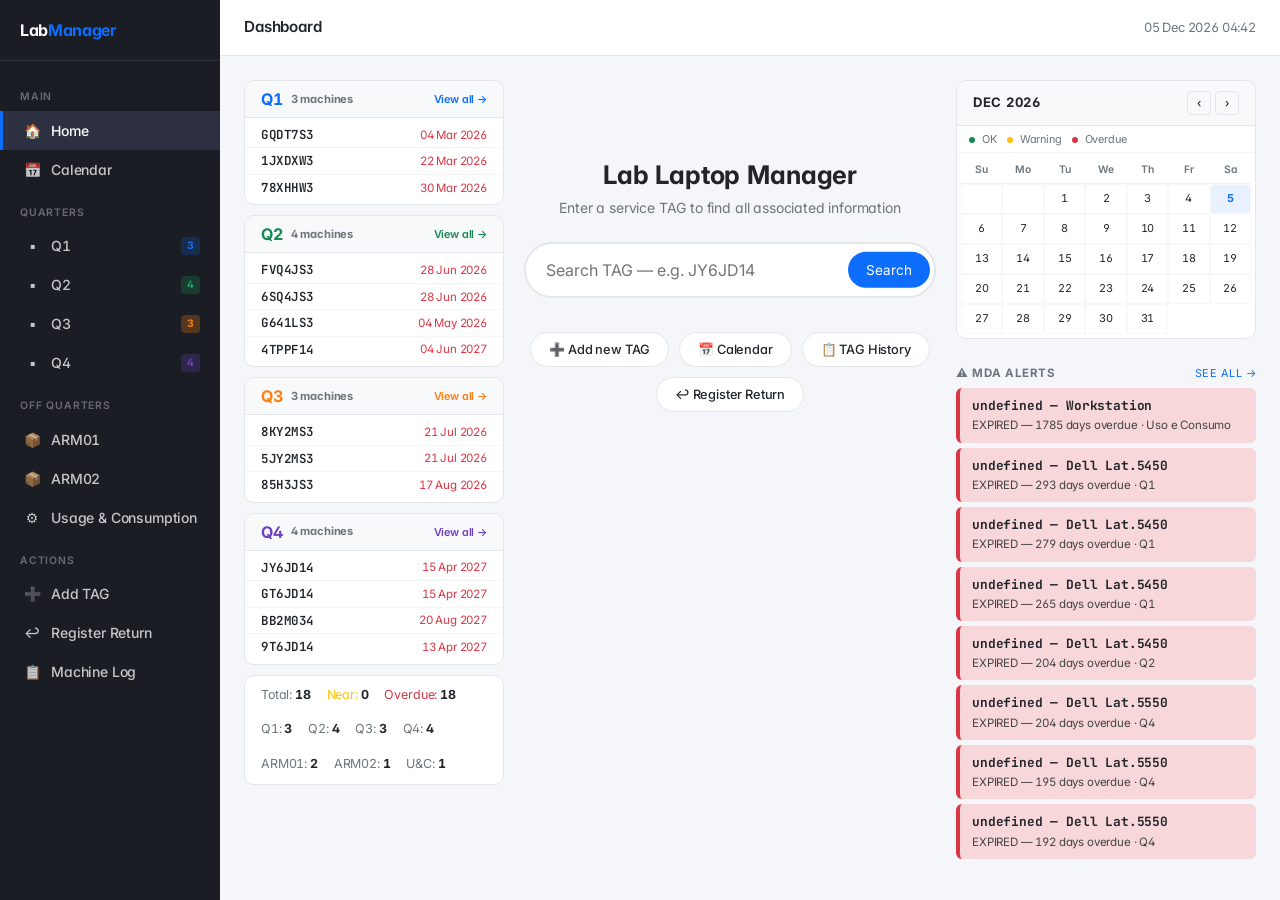
<file: LabManager/frontend/index.html>
<!DOCTYPE html>
<html lang="en">
<head>
  <meta charset="UTF-8" />
  <meta name="viewport" content="width=device-width, initial-scale=1.0"/>
  <title>Lab Manager — Home</title>
  <link rel="stylesheet" href="https://cdn.jsdelivr.net/npm/bootstrap@5.3.3/dist/css/bootstrap.min.css"/>
  <link rel="stylesheet" href="css/main.css"/>
  <link rel="stylesheet" href="css/dashboard.css"/>
</head>
<body>

<div id="sidebar-overlay"></div>

<!-- ═══════════════════════ SIDEBAR ═══════════════════════════ -->
<aside id="sidebar">
  <a href="index.html" class="sidebar-brand">Lab<span>Manager</span></a>
  <nav>
    <div class="nav-section">Main</div>
    <a href="index.html" class="active">
      <span class="nav-icon">🏠</span> Home
    </a>
    <a href="calendar_view.html">
      <span class="nav-icon">📅</span> Calendar
    </a>

    <div class="nav-section">Quarters</div>
    <a href="quarter_view.html?q=Q1">
      <span class="nav-icon">▪</span> Q1
      <span class="q-badge q1" id="sb-q1">—</span>
    </a>
    <a href="quarter_view.html?q=Q2">
      <span class="nav-icon">▪</span> Q2
      <span class="q-badge q2" id="sb-q2">—</span>
    </a>
    <a href="quarter_view.html?q=Q3">
      <span class="nav-icon">▪</span> Q3
      <span class="q-badge q3" id="sb-q3">—</span>
    </a>
    <a href="quarter_view.html?q=Q4">
      <span class="nav-icon">▪</span> Q4
      <span class="q-badge q4" id="sb-q4">—</span>
    </a>

    <div class="nav-section">Off Quarters</div>
    <a href="quarter_view.html?q=ARM01">
      <span class="nav-icon">📦</span> ARM01
    </a>
    <a href="quarter_view.html?q=ARM02">
      <span class="nav-icon">📦</span> ARM02
    </a>

    <a href="quarter_view.html?q=UC">
      <span class="nav-icon">⚙️</span> Usage & Consumption
    </a>

    <div class="nav-section">Actions</div>
    <a href="add_tag.html">
      <span class="nav-icon">➕</span> Add TAG
    </a>
    <a href="register_return.html">
      <span class="nav-icon">↩</span> Register Return
    </a>
    <a href="machine_log.html">
      <span class="nav-icon">📋</span> Machine Log
    </a>
  </nav>
</aside>

<!-- ═══════════════════════ MAIN ═══════════════════════════════ -->
<div id="main-content">

  <!-- Topbar -->
  <header id="topbar">
    <button class="sidebar-toggle" style="display:none">☰</button>
    <span class="topbar-title">Dashboard</span>
    <div class="topbar-right">
      <span id="topbar-clock"
            style="font-size:0.8rem;color:var(--color-muted);"></span>
    </div>
  </header>

  <!-- Page content -->
  <main class="page-content">

    <div class="home-grid">

      <!-- ══════════════════════════════════════════
           LEFT: Q1 / Q2 / Q3 / Q4 + Summary bar
      ══════════════════════════════════════════ -->
      <div class="col-left">

        <!-- Q1 -->
        <div class="quarter-panel">
          <div class="quarter-panel-header">
            <span class="q-label" style="color:#0d6efd;">Q1</span>
            <span class="q-count" id="count-Q1"></span>
            <a href="quarter_view.html?q=Q1"
               style="color:#0d6efd;">View all →</a>
          </div>
          <div class="quarter-panel-body" id="body-Q1"></div>
        </div>

        <!-- Q2 -->
        <div class="quarter-panel">
          <div class="quarter-panel-header">
            <span class="q-label" style="color:#198754;">Q2</span>
            <span class="q-count" id="count-Q2"></span>
            <a href="quarter_view.html?q=Q2"
               style="color:#198754;">View all →</a>
          </div>
          <div class="quarter-panel-body" id="body-Q2"></div>
        </div>

        <!-- Q3 -->
        <div class="quarter-panel">
          <div class="quarter-panel-header">
            <span class="q-label" style="color:#fd7e14;">Q3</span>
            <span class="q-count" id="count-Q3"></span>
            <a href="quarter_view.html?q=Q3"
               style="color:#fd7e14;">View all →</a>
          </div>
          <div class="quarter-panel-body" id="body-Q3"></div>
        </div>

        <!-- Q4 -->
        <div class="quarter-panel">
          <div class="quarter-panel-header">
            <span class="q-label" style="color:#6f42c1;">Q4</span>
            <span class="q-count" id="count-Q4"></span>
            <a href="quarter_view.html?q=Q4"
               style="color:#6f42c1;">View all →</a>
          </div>
          <div class="quarter-panel-body" id="body-Q4"></div>
        </div>

        <!-- Summary bar -->
        <div class="summary-bar" id="summary-bar"></div>

      </div><!-- /col-left -->

      <!-- ══════════════════════════════════════════
           CENTER: Search hero + action buttons
      ══════════════════════════════════════════ -->
      <div class="col-center">

        <!-- Spacer: empurra search levemente para baixo -->
        <div style="height:48px;"></div>

        <!-- Search hero -->
        <div class="search-hero">
          <h1>Lab Laptop Manager</h1>
          <p>Enter a service TAG to find all associated information</p>

          <div class="search-wrap">
            <input
              type="text"
              id="main-search"
              placeholder="Search TAG — e.g. JY6JD14"
              maxlength="7"
              autocomplete="off"
            />
            <button class="search-btn" onclick="doSearch()">
              Search
            </button>
            <ul class="autocomplete-list" id="autocomplete-list"></ul>
          </div>
        </div>

        <!-- Action buttons -->
        <div class="search-actions">
          <a href="add_tag.html">➕ Add new TAG</a>
          <a href="calendar_view.html">📅 Calendar</a>
          <a href="search_results.html">📋 TAG History</a>
          <a href="register_return.html">↩ Register Return</a>
        </div>

      </div><!-- /col-center -->

      <!-- ══════════════════════════════════════════
           RIGHT: Mini calendar + MDA Alerts
      ══════════════════════════════════════════ -->
      <div class="col-right">

        <!-- Mini calendar widget -->
        <div class="calendar-widget">
          <div class="calendar-widget-header">
            <span class="cw-title" id="cal-title">—</span>
            <div class="cw-nav">
              <button onclick="calNav(-1)" title="Previous month">‹</button>
              <button onclick="calNav(1)"  title="Next month">›</button>
            </div>
          </div>

          <!-- Legenda de cores -->
          <div class="cal-legend">
            <span>
              <i class="cal-dot green"
                 style="display:inline-block;width:6px;height:6px;
                        border-radius:50%;background:#198754;
                        vertical-align:middle;margin-right:3px;"></i>
              OK
            </span>
            <span>
              <i class="cal-dot yellow"
                 style="display:inline-block;width:6px;height:6px;
                        border-radius:50%;background:#ffc107;
                        vertical-align:middle;margin-right:3px;"></i>
              Warning
            </span>
            <span>
              <i class="cal-dot red"
                 style="display:inline-block;width:6px;height:6px;
                        border-radius:50%;background:#dc3545;
                        vertical-align:middle;margin-right:3px;"></i>
              Overdue
            </span>
          </div>

          <div class="calendar-grid" id="cal-grid"></div>
        </div>

        <!-- MDA Alerts header -->
        <div class="mda-list-header">
          ⚠ MDA Alerts
          <a href="machine_log.html"
             style="float:right;font-size:0.68rem;color:var(--color-blue);
                    text-decoration:none;font-weight:400;">
            See all →
          </a>
        </div>

        <!-- MDA Alerts list -->
        <div id="mda-list"></div>

      </div><!-- /col-right -->

    </div><!-- /home-grid -->

  </main>
</div><!-- /main-content -->

<script src="https://cdn.jsdelivr.net/npm/bootstrap@5.3.3/dist/js/bootstrap.bundle.min.js"></script>
<script src="js/data.js"></script>
<script src="js/main.js"></script>
<script src="js/dashboard.js"></script>
<script>
  // ── Search redirect ──────────────────────────────────────
  function doSearch() {
    const val = document.getElementById('main-search').value.trim();
    if (val.length > 0) {
      window.location.href =
        `search_results.html?tag=${val.toUpperCase()}`;
    }
  }

  document.getElementById('main-search')
    ?.addEventListener('keydown', e => {
      if (e.key === 'Enter') doSearch();
    });

  // ── Calendar month navigation ────────────────────────────
  function calNav(dir) {
    calendarState.month += dir;
    if (calendarState.month > 11) {
      calendarState.month = 0;
      calendarState.year++;
    }
    if (calendarState.month < 0) {
      calendarState.month = 11;
      calendarState.year--;
    }
    renderCalendarWidget();
  }

  // ── Sidebar quarter badges ───────────────────────────────
  document.addEventListener('DOMContentLoaded', () => {
    const stats = DataAPI.getStats();
    ['Q1','Q2','Q3','Q4'].forEach(q => {
      const el = document.getElementById(`sb-${q.toLowerCase()}`);
      if (el) el.textContent = stats.byQuarter[q];
    });
  });
</script>
</body>
</html>
</file>
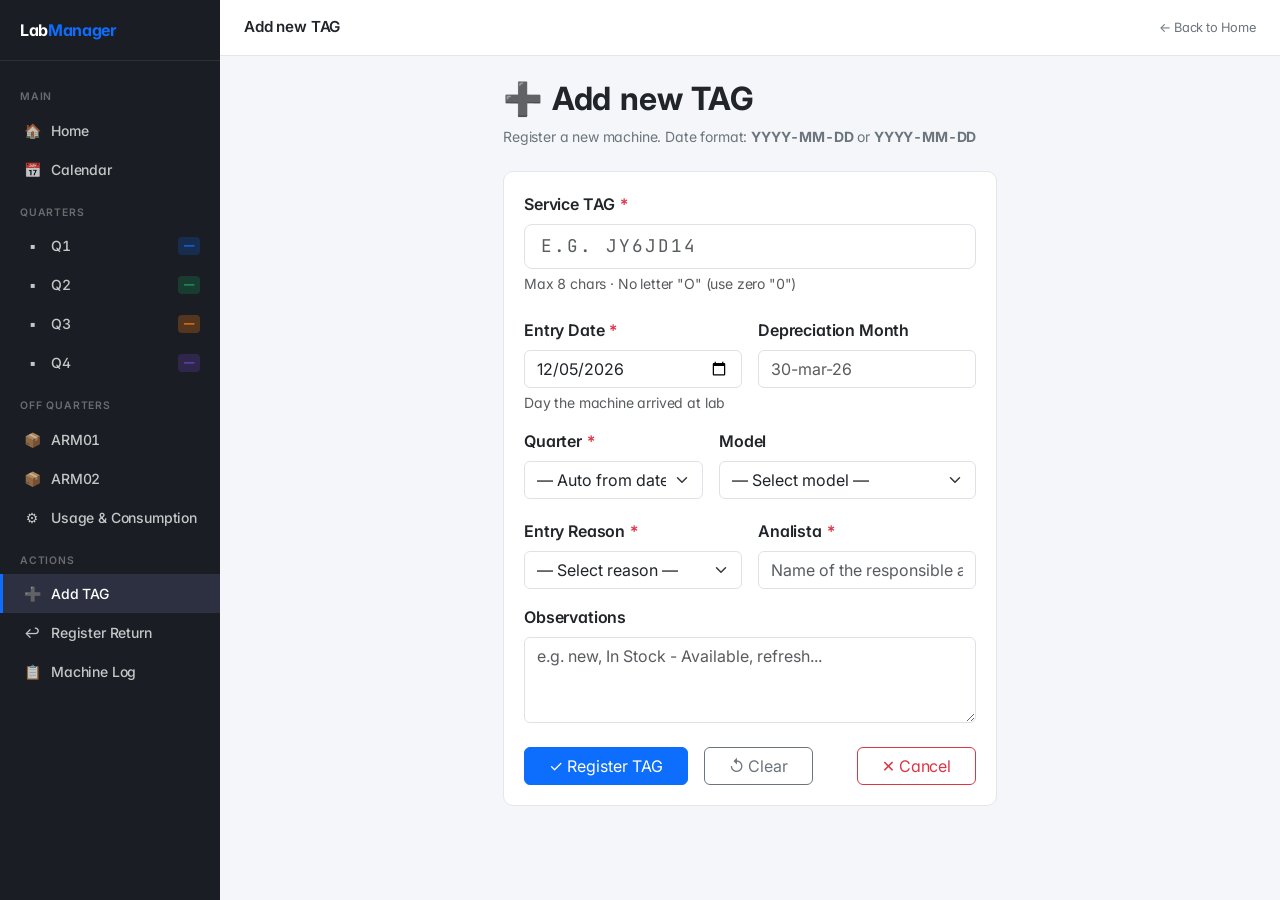
<file: LabManager/frontend/add_tag.html>
<!DOCTYPE html>
<html lang="en">
<head>
  <meta charset="UTF-8"/>
  <meta name="viewport" content="width=device-width, initial-scale=1.0"/>
  <title>Add TAG — Lab Manager</title>
  <link rel="stylesheet" href="https://cdn.jsdelivr.net/npm/bootstrap@5.3.3/dist/css/bootstrap.min.css"/>
  <link rel="stylesheet" href="css/main.css"/>
</head>
<body>

<div id="sidebar-overlay"></div>

<aside id="sidebar">
  <a href="index.html" class="sidebar-brand">Lab<span>Manager</span></a>
  <nav>
    <div class="nav-section">Main</div>
    <a href="index.html"><span class="nav-icon">🏠</span> Home</a>
    <a href="calendar_view.html"><span class="nav-icon">📅</span> Calendar</a>

    <div class="nav-section">Quarters</div>
      <a href="quarter_view.html?q=Q1">
      <span class="nav-icon">▪</span> Q1
      <span class="q-badge q1" id="sb-q1">—</span>
    </a>
    <a href="quarter_view.html?q=Q2">
      <span class="nav-icon">▪</span> Q2
      <span class="q-badge q2" id="sb-q2">—</span>
    </a>
    <a href="quarter_view.html?q=Q3">
      <span class="nav-icon">▪</span> Q3
      <span class="q-badge q3" id="sb-q3">—</span>
    </a>
    <a href="quarter_view.html?q=Q4">
      <span class="nav-icon">▪</span> Q4
      <span class="q-badge q4" id="sb-q4">—</span>
    </a>

    <div class="nav-section">Off Quarters</div>
    <a href="quarter_view.html?q=ARM01"><span class="nav-icon">📦</span> ARM01</a>
    <a href="quarter_view.html?q=ARM02"><span class="nav-icon">📦</span> ARM02</a>
    <a href="quarter_view.html?q=UC"><span class="nav-icon">⚙️</span> Usage & Consumption</a>

    <div class="nav-section">Actions</div>
    <a href="add_tag.html" class="active"><span class="nav-icon">➕</span> Add TAG</a>
    <a href="register_return.html"><span class="nav-icon">↩</span> Register Return</a>
    <a href="machine_log.html"><span class="nav-icon">📋</span> Machine Log</a>
  </nav>
</aside>

<div id="main-content">
  <header id="topbar">
    <button class="sidebar-toggle" style="display:none">☰</button>
    <span class="topbar-title">Add new TAG</span>
    <div class="topbar-right">
      <a href="index.html"
         style="font-size:0.8rem;color:var(--color-muted);text-decoration:none;">
        ← Back to Home
      </a>
    </div>
  </header>

  <main class="page-content">
    <div class="row justify-content-center">
      <div class="col-12 col-lg-6">

        <div class="mb-4">
          <h2 style="font-weight:700;">➕ Add new TAG</h2>
          <p style="color:var(--color-muted);font-size:0.875rem;">
            Register a new machine. Date format:
            <strong>YYYY-MM-DD</strong> or <strong>YYYY-MM-DD</strong>
          </p>
        </div>

        <div class="card-custom">
          <form id="add-tag-form" novalidate>

            <!-- ── Service TAG ── -->
            <div class="mb-4">
              <label class="form-label fw-semibold" for="input-tag">
                Service TAG <span class="text-danger">*</span>
              </label>
              <input
                type="text"
                id="input-tag"
                class="form-control form-control-lg"
                placeholder="E.G. JY6JD14"
                maxlength="8"
                autocomplete="off"
                style="font-family:'JetBrains Mono','Courier New',monospace;
                       font-size:1.1rem;letter-spacing:2px;text-transform:uppercase;"
                required
              />
              <div id="tag-feedback" class="form-text"></div>
              <div class="form-text text-muted">
                Max 8 chars · No letter "O" (use zero "0")
              </div>
            </div>

            <!-- ── Entry Date + Depreciation Month ── -->
            <div class="row g-3 mb-3">
              <div class="col-md-6">
                <label class="form-label fw-semibold" for="input-entry-date">
                  Entry Date <span class="text-danger">*</span>
                </label>
                <input type="date" id="input-entry-date" class="form-control" required/>
                <div class="form-text text-muted">Day the machine arrived at lab</div>
              </div>

              <div class="col-md-6">
                <label class="form-label fw-semibold" for="input-deprec-date">
                  Depreciation Month
                </label>
                <input
                  type="text"
                  id="input-deprec-date"
                  class="form-control"
                  placeholder="30-mar-26"
                  autocomplete="off"
                />
                <div id="date-preview" class="form-text"></div>
              </div>
            </div>

            <!-- ── Quarter (auto-detected, editable) + Model ── -->
            <div class="row g-3 mb-3">
              <div class="col-md-5">
                <label class="form-label fw-semibold" for="input-quarter">
                  Quarter <span class="text-danger">*</span>
                </label>
                <select id="input-quarter" class="form-select" required>
                  <option value="">— Auto from date —</option>
                  <option value="Q1">Q1 (Jan–Mar)</option>
                  <option value="Q2">Q2 (Apr–Jun)</option>
                  <option value="Q3">Q3 (Jul–Sep)</option>
                  <option value="Q4">Q4 (Oct–Dec)</option>
                  <option value="ARM01">ARM01</option>
                  <option value="ARM02">ARM02</option>
                  <option value="Uso e Consumo">Uso e Consumo</option>
                </select>
                <div class="form-text text-muted" id="quarter-auto-hint"></div>
              </div>

              <div class="col-md-7">
                <label class="form-label fw-semibold" for="input-model">Model</label>
                <select id="input-model" class="form-select">
                  <option value="">— Select model —</option>
                  <option value="Dell Lat.5550">Dell Latitude 5550</option>
                  <option value="Dell Lat.5450">Dell Latitude 5450</option>
                  <option value="Workstation">Workstation</option>
                  <option value="Projector">Projector</option>
                  <option value="Other">Other</option>
                </select>
              </div>
            </div>

            <!-- ── Entry Reason + Analista ── -->
            <div class="row g-3 mb-3">
              <div class="col-md-6">
                <label class="form-label fw-semibold" for="input-reason">
                  Entry Reason <span class="text-danger">*</span>
                </label>
                <select id="input-reason" class="form-select" required>
                  <option value="">— Select reason —</option>
                  <option value="Desligamento">Desligamento</option>
                  <option value="Refresh">Refresh</option>
                  <option value="Retorno de Ativo">Retorno de Ativo</option>
                </select>
              </div>

              <div class="col-md-6">
                <label class="form-label fw-semibold" for="input-analista">
                  Analista <span class="text-danger">*</span>
                </label>
                <input
                  type="text"
                  id="input-analista"
                  class="form-control"
                  placeholder="Name of the responsible analyst"
                  autocomplete="off"
                  required
                />
              </div>
            </div>

            <!-- ── Observations ── -->
            <div class="mb-4">
              <label class="form-label fw-semibold" for="input-obs">
                Observations
              </label>
              <textarea
                id="input-obs"
                class="form-control"
                rows="3"
                placeholder="e.g. new, In Stock - Available, refresh..."
              ></textarea>
            </div>

            <!-- ── Buttons ── -->
            <div class="d-flex gap-3">
              <button type="submit" class="btn btn-primary px-4">
                ✓ Register TAG
              </button>
              <button type="button" id="btn-reset-form"
                      class="btn btn-outline-secondary px-4">
                ↺ Clear
              </button>
              <a href="index.html"
                 class="btn btn-outline-danger px-4 ms-auto">
                ✕ Cancel
              </a>
            </div>

          </form>
        </div>

        <!-- Preview card -->
        <div id="preview-card" class="card-custom mt-4" style="display:none;">
          <div style="font-size:0.68rem;text-transform:uppercase;letter-spacing:0.05em;
                      color:var(--color-muted);font-weight:700;margin-bottom:10px;">
            Preview
          </div>
          <div style="display:flex;align-items:center;gap:16px;flex-wrap:wrap;">
            <div style="font-family:'JetBrains Mono','Courier New',monospace;
                        font-size:1.3rem;font-weight:700;" id="preview-tag">—</div>
            <div>
              <div style="font-size:0.78rem;color:var(--color-muted);" id="preview-model">—</div>
              <div style="font-size:0.78rem;color:var(--color-muted);" id="preview-quarter">—</div>
              <div style="font-size:0.78rem;color:var(--color-muted);" id="preview-analista">—</div>
            </div>
          </div>
        </div>

      </div>
    </div>
  </main>
</div>

<script src="https://cdn.jsdelivr.net/npm/bootstrap@5.3.3/dist/js/bootstrap.bundle.min.js"></script>
<script src="js/api.js"></script>
<script src="js/data.js"></script>
<script src="js/main.js"></script>
<script src="js/add_tag.js"></script>
<script>
  // Live preview
  ['input-tag','input-model','input-quarter','input-analista'].forEach(id => {
    document.getElementById(id)?.addEventListener('input', updatePreview);
  });

  function updatePreview() {
    const tag      = document.getElementById('input-tag')?.value      || '';
    const model    = document.getElementById('input-model')?.value    || '—';
    const quarter  = document.getElementById('input-quarter')?.value  || '—';
    const analista = document.getElementById('input-analista')?.value || '';

    const card = document.getElementById('preview-card');
    if (tag.length >= 3) {
      card.style.display = 'block';
      document.getElementById('preview-tag').textContent      = tag.toUpperCase();
      document.getElementById('preview-model').textContent    = model;
      document.getElementById('preview-quarter').textContent  = `Location: ${quarter}`;
      document.getElementById('preview-analista').textContent =
        analista ? `Analista: ${analista}` : '';
    } else {
      card.style.display = 'none';
    }
  }
</script>
</body>
</html>
</file>
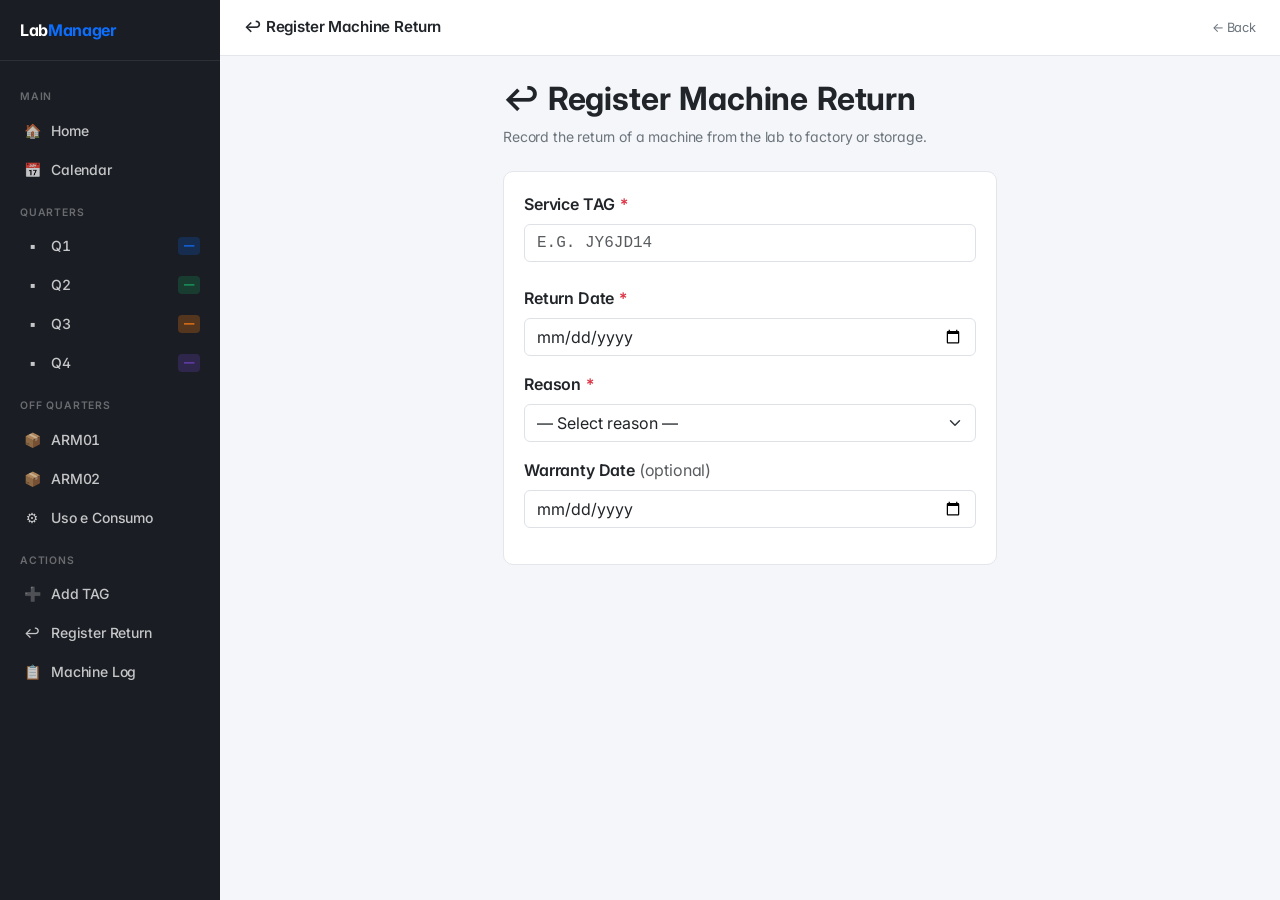
<file: LabManager/frontend/register_return.html>
<!DOCTYPE html>
<html lang="en">
<head>
  <meta charset="UTF-8"/>
  <meta name="viewport" content="width=device-width, initial-scale=1.0"/>
  <title>Register Return — Lab Manager</title>
  <link rel="stylesheet" href="https://cdn.jsdelivr.net/npm/bootstrap@5.3.3/dist/css/bootstrap.min.css"/>
  <link rel="stylesheet" href="css/main.css"/>
</head>
<body>

<div id="sidebar-overlay"></div>

<aside id="sidebar">
  <a href="index.html" class="sidebar-brand">Lab<span>Manager</span></a>
  <nav>
    <div class="nav-section">Main</div>
    <a href="index.html"><span class="nav-icon">🏠</span> Home</a>
    <a href="calendar_view.html"><span class="nav-icon">📅</span> Calendar</a>

    <div class="nav-section">Quarters</div>
      <a href="quarter_view.html?q=Q1">
      <span class="nav-icon">▪</span> Q1
      <span class="q-badge q1" id="sb-q1">—</span>
    </a>
    <a href="quarter_view.html?q=Q2">
      <span class="nav-icon">▪</span> Q2
      <span class="q-badge q2" id="sb-q2">—</span>
    </a>
    <a href="quarter_view.html?q=Q3">
      <span class="nav-icon">▪</span> Q3
      <span class="q-badge q3" id="sb-q3">—</span>
    </a>
    <a href="quarter_view.html?q=Q4">
      <span class="nav-icon">▪</span> Q4
      <span class="q-badge q4" id="sb-q4">—</span>
    </a>

    <div class="nav-section">Off Quarters</div>
    <a href="quarter_view.html?q=ARM01"><span class="nav-icon">📦</span> ARM01</a>
    <a href="quarter_view.html?q=ARM02"><span class="nav-icon">📦</span> ARM02</a>
    <a href="quarter_view.html?q=Uso+e+Consumo"><span class="nav-icon">⚙️</span> Uso e Consumo</a>

    <div class="nav-section">Actions</div>
    <a href="add_tag.html"><span class="nav-icon">➕</span> Add TAG</a>
    <a href="register_return.html"><span class="nav-icon">↩</span> Register Return</a>
    <a href="machine_log.html"><span class="nav-icon">📋</span> Machine Log</a>
  </nav>
</aside>

<div id="main-content">
  <header id="topbar">
    <button class="sidebar-toggle" style="display:none">☰</button>
    <span class="topbar-title">↩ Register Machine Return</span>
    <div class="topbar-right">
      <a href="javascript:history.back()"
         style="font-size:0.8rem;color:var(--color-muted);text-decoration:none;">
        ← Back
      </a>
    </div>
  </header>

  <main class="page-content">
    <div class="row justify-content-center">
      <div class="col-12 col-lg-6">

        <div class="mb-4">
          <h2 style="font-weight:700;">↩ Register Machine Return</h2>
          <p style="color:var(--color-muted);font-size:0.875rem;">
            Record the return of a machine from the lab to factory or storage.
          </p>
        </div>

        <!-- Machine preview (shown when TAG is found) -->
        <div id="machine-preview" style="display:none;" class="mb-3">
          <div class="alert-mda" id="preview-alert">
            <div style="display:flex;justify-content:space-between;align-items:center;">
              <div>
                <strong id="preview-tag-label">—</strong>
                <span style="margin-left:8px;font-size:0.75rem;" id="preview-model-label">—</span>
              </div>
              <span id="preview-days-badge"></span>
            </div>
            <div style="font-size:0.75rem;margin-top:4px;" id="preview-info">—</div>
          </div>
        </div>

        <div class="card-custom">
          <form id="return-form" novalidate>

            <!-- TAG with autocomplete -->
            <div class="mb-4 position-relative">
              <label class="form-label fw-semibold" for="return-tag">
                Service TAG <span class="text-danger">*</span>
              </label>
              <input
                type="text"
                id="return-tag"
                class="form-control"
                placeholder="e.g. JY6JD14"
                maxlength="7"
                autocomplete="off"
                style="font-family:'Courier New',monospace;text-transform:uppercase;"
                required
              />
              <ul class="autocomplete-list" id="return-autocomplete"></ul>
              <div id="return-tag-feedback" class="form-text"></div>
            </div>

            <!-- Return date -->
            <div class="mb-3">
              <label class="form-label fw-semibold" for="return-date">
                Return Date <span class="text-danger">*</span>
              </label>
              <input type="date" id="return-date" class="form-control" required/>
            </div>

            <!-- Reason -->
            <div class="mb-3">
              <label class="form-label fw-semibold" for="return-reason">
                Reason <span class="text-danger">*</span>
              </label>
              <select id="return-reason" class="form-select" required>
                <option value="">— Select reason —</option>
                <option value="refresh">Refresh</option>
                <option value="desligamento">Desligamento</option>
                <option value="maintenance">Maintenance</option>
                <option value="reclaim">Reclaim</option>
                <option value="other">Other</option>
              </select>
            </div>

            <!-- Warranty date -->
            <div class="mb-3">
              <label class="form-label fw-semibold" for="return-warranty">
                Warranty Date
                <span class="text-muted fw-normal">(optional)</span>
              </label>
              <input type="date" id="return-warranty" class="form-control"/>
            </div>

            <!-- Destination -->
</file>
<file: LabManager/frontend/css/main.css>
/* ============================================================
   MAIN.CSS — Global Styles, Color Tokens, Layout
   ============================================================ */

/* ── Fonts ─────────────────────────────────────────────────── */
@import url('https://fonts.googleapis.com/css2?family=Inter:wght@400;500;600;700;800&family=JetBrains+Mono:wght@500;700&display=swap');

:root {
  --color-green:         #198754;
  --color-yellow:        #ffc107;
  --color-red:           #dc3545;
  --color-blue:          #0d6efd;
  --color-sidebar:       #1a1d23;
  --color-sidebar-hover: #2c3040;
  --color-bg:            #f4f6f9;
  --color-card:          #ffffff;
  --color-text:          #212529;
  --color-muted:         #6c757d;
  --sidebar-width:       220px;
  --topbar-height:       56px;
  --transition:          0.2s ease;

  /* Typography tokens */
  --font-body: 'Inter', system-ui, -apple-system, 'Segoe UI', sans-serif;
  --font-mono: 'JetBrains Mono', 'Courier New', monospace;
}

* { box-sizing: border-box; margin: 0; padding: 0; }

body {
  font-family: var(--font-body);
  font-feature-settings: 'cv02', 'cv03', 'cv04', 'cv11', 'tnum';
  -webkit-font-smoothing: antialiased;
  -moz-osx-font-smoothing: grayscale;
  background: var(--color-bg);
  color: var(--color-text);
  min-height: 100vh;
  letter-spacing: -0.01em;
}

/* ── Sidebar ──────────────────────────────────────────────── */
#sidebar {
  position: fixed;
  top: 0; left: 0;
  width: var(--sidebar-width);
  height: 100vh;
  background: var(--color-sidebar);
  color: #fff;
  display: flex;
  flex-direction: column;
  z-index: 1000;
  transition: transform var(--transition);
}

#sidebar .sidebar-brand {
  padding: 18px 20px;
  font-size: 1rem;
  font-weight: 700;
  letter-spacing: -0.02em;
  border-bottom: 1px solid rgba(255,255,255,0.08);
  color: #fff;
  text-decoration: none;
}

#sidebar .sidebar-brand span {
  color: var(--color-blue);
}

#sidebar nav { flex: 1; overflow-y: auto; padding: 12px 0; }

#sidebar nav .nav-section {
  font-size: 0.65rem;
  text-transform: uppercase;
  letter-spacing: 0.08em;
  font-weight: 600;
  color: rgba(255,255,255,0.35);
  padding: 16px 20px 6px;
}

#sidebar nav a {
  display: flex;
  align-items: center;
  gap: 10px;
  padding: 9px 20px;
  color: rgba(255,255,255,0.75);
  text-decoration: none;
  font-size: 0.875rem;
  font-weight: 500;
  border-left: 3px solid transparent;
  transition: background var(--transition), color var(--transition);
}

#sidebar nav a:hover,
#sidebar nav a.active {
  background: var(--color-sidebar-hover);
  color: #fff;
  border-left-color: var(--color-blue);
}

#sidebar nav a .nav-icon { width: 18px; text-align: center; }

/* ── Quarter badges in sidebar ── */
.q-badge {
  font-size: 0.65rem;
  font-weight: 700;
  padding: 1px 6px;
  border-radius: 4px;
  margin-left: auto;
  font-variant-numeric: tabular-nums;
}
.q-badge.q1 { background: #0d6dfd34; color: #1170ff; }
.q-badge.q2 { background: #1987544b; color: #1ba364; }
.q-badge.q3 { background: #fd7d1442; color: #fd7e14; }
.q-badge.q4 { background: #6e42c141; color: #6f42c1; }

/* ── Main content ── */
#main-content {
  margin-left: var(--sidebar-width);
  min-height: 100vh;
  display: flex;
  flex-direction: column;
}

/* ── Top bar ── */
#topbar {
  height: var(--topbar-height);
  background: var(--color-card);
  border-bottom: 1px solid #e3e6ea;
  display: flex;
  align-items: center;
  padding: 0 24px;
  gap: 16px;
  position: sticky;
  top: 0;
  z-index: 900;
}

#topbar .topbar-title {
  font-size: 0.95rem;
  font-weight: 600;
  color: var(--color-text);
  letter-spacing: -0.01em;
}

#topbar .topbar-right {
  margin-left: auto;
  display: flex;
  align-items: center;
  gap: 12px;
}

/* ── Page content ── */
.page-content {
  padding: 24px;
  flex: 1;
}

/* ── Cards ── */
.card-custom {
  background: var(--color-card);
  border: 1px solid #e3e6ea;
  border-radius: 10px;
  padding: 20px;
}

/* ── Status colors ── */
.status-green  { color: var(--color-green);  font-weight: 600; }
.status-yellow { color: var(--color-yellow); font-weight: 600; }
.status-red    { color: var(--color-red);    font-weight: 600; }

.badge-green  { background: #d1e7dd; color: #0f5132; font-weight: 600; }
.badge-yellow { background: #fff3cd; color: #664d03; font-weight: 600; }
.badge-red    { background: #f8d7da; color: #842029; font-weight: 600; }

/* ── Alert banners ── */
.alert-mda {
  border-left: 4px solid;
  border-radius: 6px;
  padding: 10px 14px;
  font-size: 0.82rem;
  margin-bottom: 6px;
}
.alert-mda.green  { border-color: var(--color-green);  background: #d1e7dd; }
.alert-mda.yellow { border-color: var(--color-yellow); background: #fff3cd; }
.alert-mda.red    { border-color: var(--color-red);    background: #f8d7da; }

/* ── Responsive: collapse sidebar on small screens ── */
@media (max-width: 768px) {
  #sidebar { transform: translateX(-100%); }
  #sidebar.open { transform: translateX(0); }
  #main-content { margin-left: 0; }

  #topbar .sidebar-toggle { display: flex !important; }
}

#topbar .sidebar-toggle {
  display: none;
  background: none;
  border: none;
  font-size: 1.2rem;
  cursor: pointer;
}

/* ============================================================
   FIX DEFINITIVO: Bug visual "branco" nos links da sidebar
   Usa !important e :focus-visible para sobrepor Bootstrap
   ============================================================ */

#sidebar,
#sidebar *,
#sidebar nav a,
#sidebar nav a *,
#sidebar .sidebar-brand,
#topbar .topbar-title,
#topbar .topbar-right a {
  -webkit-user-select: none !important;
  -moz-user-select: none !important;
  -ms-user-select: none !important;
  user-select: none !important;
  -webkit-tap-highlight-color: rgba(0,0,0,0) !important;
  -webkit-touch-callout: none !important;
}

#sidebar nav a,
#sidebar .sidebar-brand {
  outline: none !important;
  -webkit-appearance: none;
  appearance: none;
}

#sidebar nav a:focus,
#sidebar nav a:focus-visible,
#sidebar nav a:active,
#sidebar nav a:visited,
#sidebar .sidebar-brand:focus,
#sidebar .sidebar-brand:focus-visible,
#sidebar .sidebar-brand:active {
  outline: none !important;
  outline-offset: 0 !important;
  box-shadow: none !important;
  text-decoration: none !important;
  border-color: transparent;
}

#sidebar nav a.active:focus,
#sidebar nav a.active:focus-visible,
#sidebar nav a.active:active {
  outline: none !important;
  box-shadow: none !important;
  border-left-color: var(--color-blue) !important;
}

#sidebar nav a::-moz-focus-inner,
#sidebar .sidebar-brand::-moz-focus-inner {
  border: 0 !important;
  padding: 0 !important;
}

#sidebar nav a .nav-icon,
#sidebar nav a .q-badge,
#sidebar nav a span {
  pointer-events: none !important;
  -webkit-user-drag: none;
}
</file>
<file: LabManager/frontend/css/dashboard.css>
/* ============================================================
   DASHBOARD.CSS — Home page specific styles
   Restaurado ao original + ajustes: ARM01/ARM02, Inter font,
   altura dos painéis corrigida
   ============================================================ */

/* ── Search bar (Google/Bing style) ── */
.search-hero {
  text-align: center;
  padding: 32px 0 20px;
}

.search-hero h1 {
  font-size: 1.6rem;
  font-weight: 700;
  color: var(--color-text);
  margin-bottom: 6px;
}

.search-hero p {
  color: var(--color-muted);
  font-size: 0.875rem;
  margin-bottom: 24px;
}

.search-wrap {
  position: relative;
  max-width: 680px;
  margin: 0 auto;
}

.search-wrap input {
  width: 100%;
  padding: 14px 56px 14px 20px;
  font-size: 1rem;
  border: 2px solid #e3e6ea;
  border-radius: 50px;
  outline: none;
  transition: border-color 0.2s, box-shadow 0.2s;
  background: #fff;
}

.search-wrap input:focus {
  border-color: var(--color-blue);
  box-shadow: 0 0 0 3px rgba(13,110,253,0.12);
}

.search-wrap .search-btn {
  position: absolute;
  right: 6px;
  top: 50%;
  transform: translateY(-50%);
  background: var(--color-blue);
  color: #fff;
  border: none;
  border-radius: 50px;
  padding: 8px 18px;
  font-size: 0.85rem;
  cursor: pointer;
  transition: background 0.2s;
}

.search-wrap .search-btn:hover { background: #0b5ed7; }

/* Autocomplete dropdown */
.autocomplete-list {
  position: absolute;
  top: calc(100% + 4px);
  left: 0;
  right: 0;
  background: #fff;
  border: 1px solid #e3e6ea;
  border-radius: 12px;
  box-shadow: 0 8px 24px rgba(0,0,0,0.1);
  max-height: 240px;
  overflow-y: auto;
  z-index: 500;
  display: none;
}

.autocomplete-list.open { display: block; }

.autocomplete-list li {
  list-style: none;
  padding: 10px 20px;
  font-size: 0.875rem;
  cursor: pointer;
  border-bottom: 1px solid #f0f0f0;
}

.autocomplete-list li:hover { background: #f4f6f9; }
.autocomplete-list li:last-child { border-bottom: none; }

/* ── Action buttons below search ── */
.search-actions {
  display: flex;
  gap: 10px;
  justify-content: center;
  margin-top: 14px;
  flex-wrap: wrap;
}

.search-actions a,
.search-actions button {
  display: inline-flex;
  align-items: center;
  gap: 6px;
  padding: 7px 18px;
  border-radius: 50px;
  font-size: 0.8rem;
  font-weight: 500;
  text-decoration: none;
  border: 1px solid #e3e6ea;
  background: #fff;
  color: var(--color-text);
  cursor: pointer;
  transition: all 0.15s;
}

.search-actions a:hover,
.search-actions button:hover {
  border-color: var(--color-blue);
  color: var(--color-blue);
  background: #f0f5ff;
}

/* ── Quarter panels (left column) ── */
.quarter-panel {
  border: 1px solid #e3e6ea;
  border-radius: 10px;
  background: #fff;
  margin-bottom: 10px;
  overflow: hidden;
  display: flex;
  flex-direction: column;
  max-height: 155px;          /* altura controlada */
}

.quarter-panel-header {
  display: flex;
  align-items: center;
  padding: 6px 16px;
  background: #f8f9fa;
  border-bottom: 1px solid #e3e6ea;
  font-weight: 700;
  font-size: 0.85rem;
  flex-shrink: 0;
  flex-wrap: nowrap;
  gap: 8px;
  min-height: 0;
}

.quarter-panel-header .q-label {
  font-size: 1rem;
  font-weight: 700;
  flex-shrink: 0;
}

.quarter-panel-header .q-count {
  font-size: 0.7rem;
  color: var(--color-muted);
  flex: 1;
  white-space: nowrap;
}

/* "View all →" sempre à direita, mesma linha */
.quarter-panel-header a {
  font-size: 0.68rem;
  text-decoration: none;
  white-space: nowrap;
  flex-shrink: 0;
  font-weight: 600;
}

/* Body com scroll invisível */
.quarter-panel-body {
  padding: 4px 0;
  overflow-y: auto;
  flex: 1;
  scrollbar-width: none;
}

.quarter-panel-body::-webkit-scrollbar { display: none; }

.quarter-panel-body .tag-row {
  display: flex;
  align-items: center;
  justify-content: space-between;
  padding: 4px 16px;
  font-size: 0.78rem;
  border-bottom: 1px solid #f5f5f5;
  transition: background 0.1s;
  cursor: pointer;
  text-decoration: none;
  color: inherit;
  line-height: 1.4;
  white-space: nowrap;
}

.quarter-panel-body .tag-row:hover { background: #f4f6f9; }
.quarter-panel-body .tag-row:last-child { border-bottom: none; }

.tag-row .tag-code {
  font-family: 'JetBrains Mono', 'Courier New', monospace;
  font-weight: 600;
  font-size: 0.78rem;
  letter-spacing: 0.5px;
  flex-shrink: 0;
}

.tag-row .tag-date {
  color: var(--color-muted);
  font-size: 0.72rem;
  margin-left: 8px;
  white-space: nowrap;
}

/* Footer do painel — oculto (View all está no header) */
.quarter-panel-footer { display: none; }

/* Summary bar */
.summary-bar {
  background: #fff;
  border: 1px solid #e3e6ea;
  border-radius: 10px;
  padding: 10px 16px;
  font-size: 0.78rem;
  display: flex;
  gap: 16px;
  flex-wrap: wrap;
}

.summary-bar span { color: var(--color-muted); }
.summary-bar strong { color: var(--color-text); }

/* ── Calendar widget (right column) ── */
.calendar-widget {
  background: #fff;
  border: 1px solid #e3e6ea;
  border-radius: 10px;
  overflow: hidden;
  margin-bottom: 16px;
}

.calendar-widget-header {
  background: #f8f9fa;
  border-bottom: 1px solid #e3e6ea;
  padding: 10px 16px;
  display: flex;
  align-items: center;
  justify-content: space-between;
}

.calendar-widget-header .cw-title {
  font-size: 0.82rem;
  font-weight: 700;
  text-transform: uppercase;
  letter-spacing: 0.5px;
}

.calendar-widget-header .cw-nav {
  display: flex;
  gap: 4px;
}

.calendar-widget-header .cw-nav button {
  background: none;
  border: 1px solid #e3e6ea;
  border-radius: 4px;
  width: 24px;
  height: 24px;
  font-size: 0.7rem;
  cursor: pointer;
  display: flex;
  align-items: center;
  justify-content: center;
  transition: all 0.15s;
}

.calendar-widget-header .cw-nav button:hover {
  background: var(--color-blue);
  color: #fff;
  border-color: var(--color-blue);
}

/* Legenda do calendário */
.cal-legend {
  display: flex;
  gap: 10px;
  padding: 5px 12px;
  border-bottom: 1px solid #f5f5f5;
  font-size: 0.68rem;
  color: var(--color-muted);
  align-items: center;
}

.cal-legend span {
  display: flex;
  align-items: center;
  gap: 4px;
}

/* Grade do calendário */
.calendar-grid {
  display: grid;
  grid-template-columns: repeat(7, 1fr);
  font-size: 0.72rem;
  padding: 4px;
}

.calendar-grid .day-label {
  text-align: center;
  padding: 5px 2px;
  font-weight: 600;
  color: var(--color-muted);
  border-bottom: 1px solid #f0f0f0;
  font-size: 0.65rem;
}

.calendar-grid .cal-day {
  text-align: center;
  padding: 5px 2px;
  border: 0.5px solid #f8f8f8;
  cursor: default;
  position: relative;
  min-height: 30px;
  font-size: 0.68rem;
}

.calendar-grid .cal-day.today {
  background: #e7f1ff;
  font-weight: 700;
  color: var(--color-blue);
  border-radius: 4px;
}

.calendar-grid .cal-day.has-event { cursor: pointer; }
.calendar-grid .cal-day.has-event:hover { background: #f4f6f9; }

.cal-dot {
  width: 5px;
  height: 5px;
  border-radius: 50%;
  margin: 1px auto 0;
  display: block;
}

.cal-dot.green  { background: var(--color-green); }
.cal-dot.yellow { background: var(--color-yellow); }
.cal-dot.red    { background: var(--color-red); }

/* ── MDA Alert list (right column) ── */
.mda-list-header {
  font-size: 0.72rem;
  font-weight: 700;
  text-transform: uppercase;
  letter-spacing: 0.5px;
  color: var(--color-muted);
  padding: 10px 0 6px;
  overflow: hidden;
}

.mda-item {
  display: flex;
  align-items: flex-start;
  gap: 8px;
  padding: 8px 12px;
  border-radius: 6px;
  margin-bottom: 5px;
  font-size: 0.78rem;
  border-left: 4px solid;
  text-decoration: none;
  color: inherit;
  transition: filter 0.15s;
}

.mda-item:hover { filter: brightness(0.96); }

.mda-item.green  { background: #d1e7dd; border-color: var(--color-green); }
.mda-item.yellow { background: #fff3cd; border-color: var(--color-yellow); }
.mda-item.red    { background: #f8d7da; border-color: var(--color-red); }

.mda-item .mda-tag {
  font-family: 'JetBrains Mono', 'Courier New', monospace;
  font-weight: 700;
  font-size: 0.8rem;
  display: block;
}

.mda-item .mda-info {
  color: #444;
  font-size: 0.72rem;
  display: block;
  margin-top: 2px;
}

/* ── 3-column layout ── */
.home-grid {
  display: grid;
  grid-template-columns: 260px 1fr 300px;
  gap: 20px;
  align-items: start;
}

/* Colunas sticky */
.col-left,
.col-right {
  position: sticky;
  top: calc(var(--topbar-height) + 12px);
  max-height: calc(100vh - var(--topbar-height) - 24px);
  overflow-y: auto;
  scrollbar-width: none;
}

.col-left::-webkit-scrollbar,
.col-right::-webkit-scrollbar { display: none; }

/* ── Responsive ── */
@media (max-width: 1100px) {
  .home-grid { grid-template-columns: 1fr 1fr; }
  .home-grid .col-right { grid-column: 1 / -1; }
  .col-left, .col-right { position: static; max-height: none; }
}

@media (max-width: 768px) {
  .home-grid { grid-template-columns: 1fr; }
}
</file>
